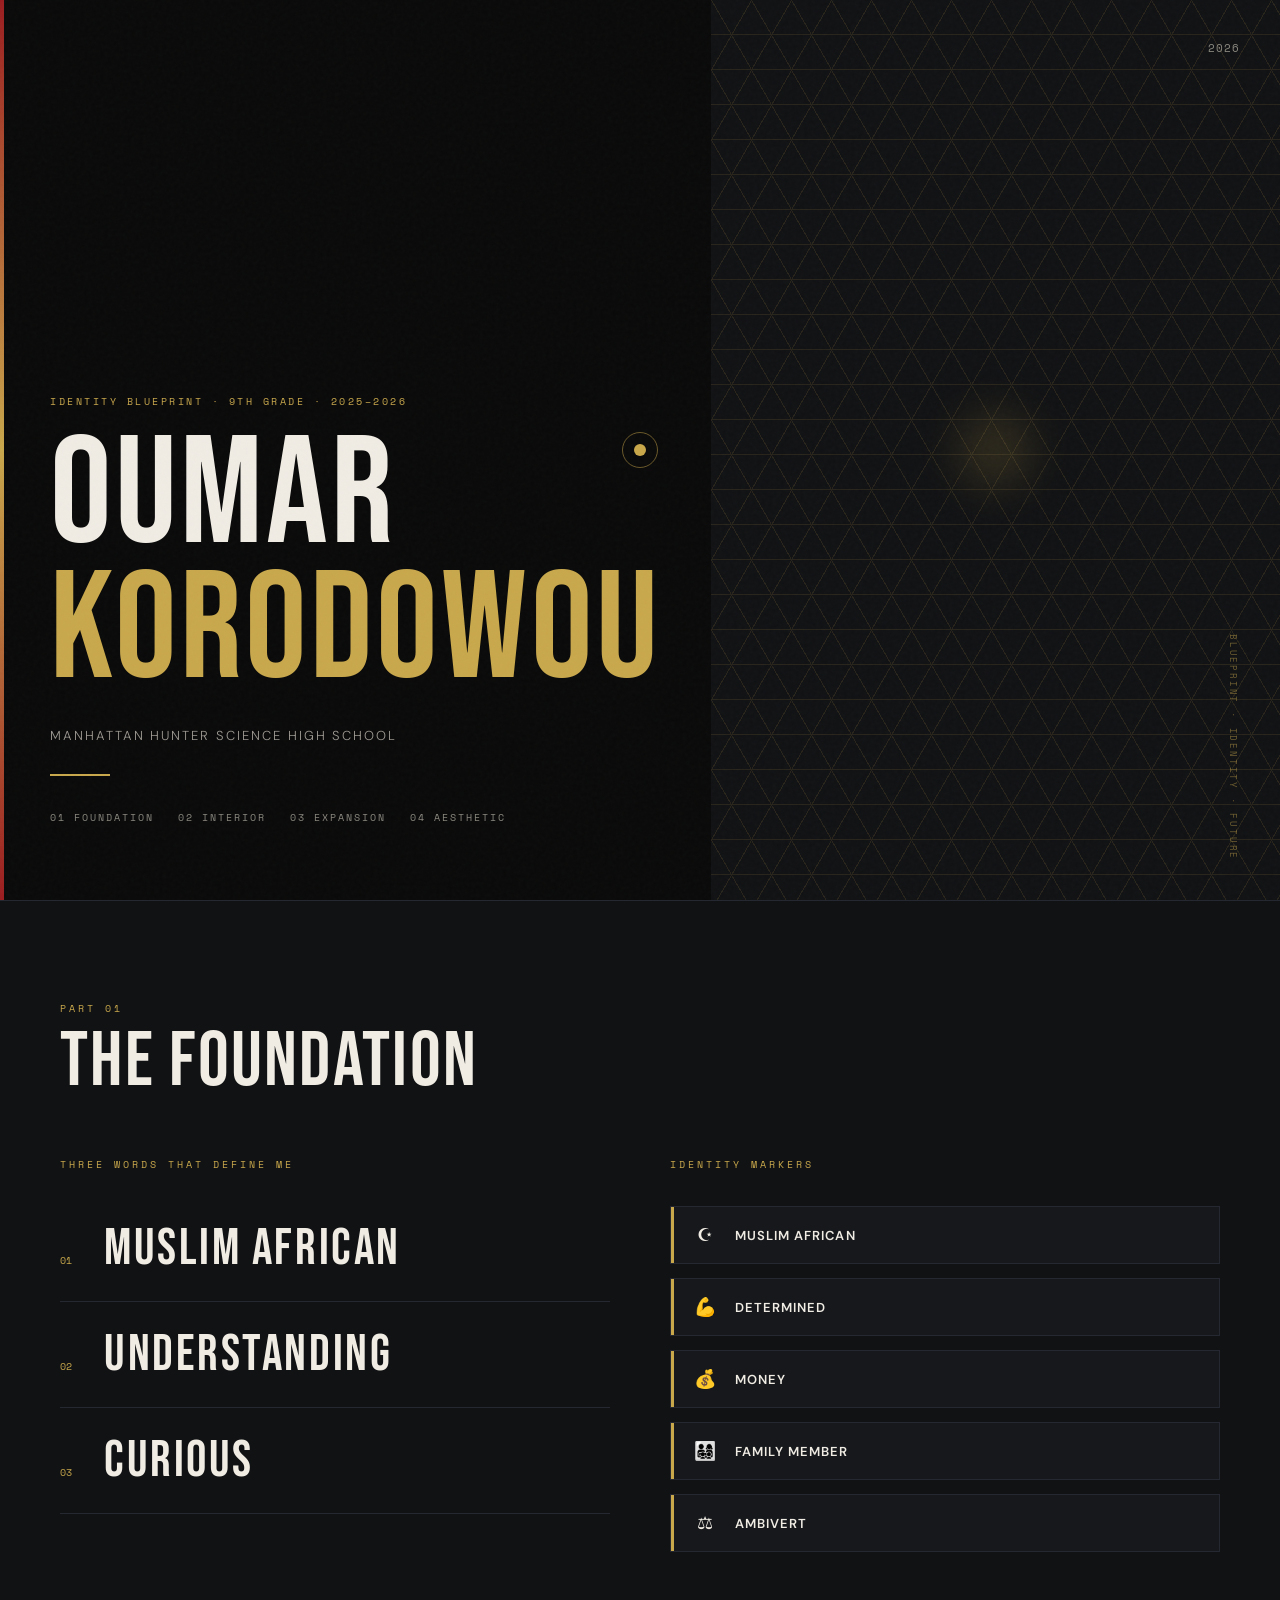
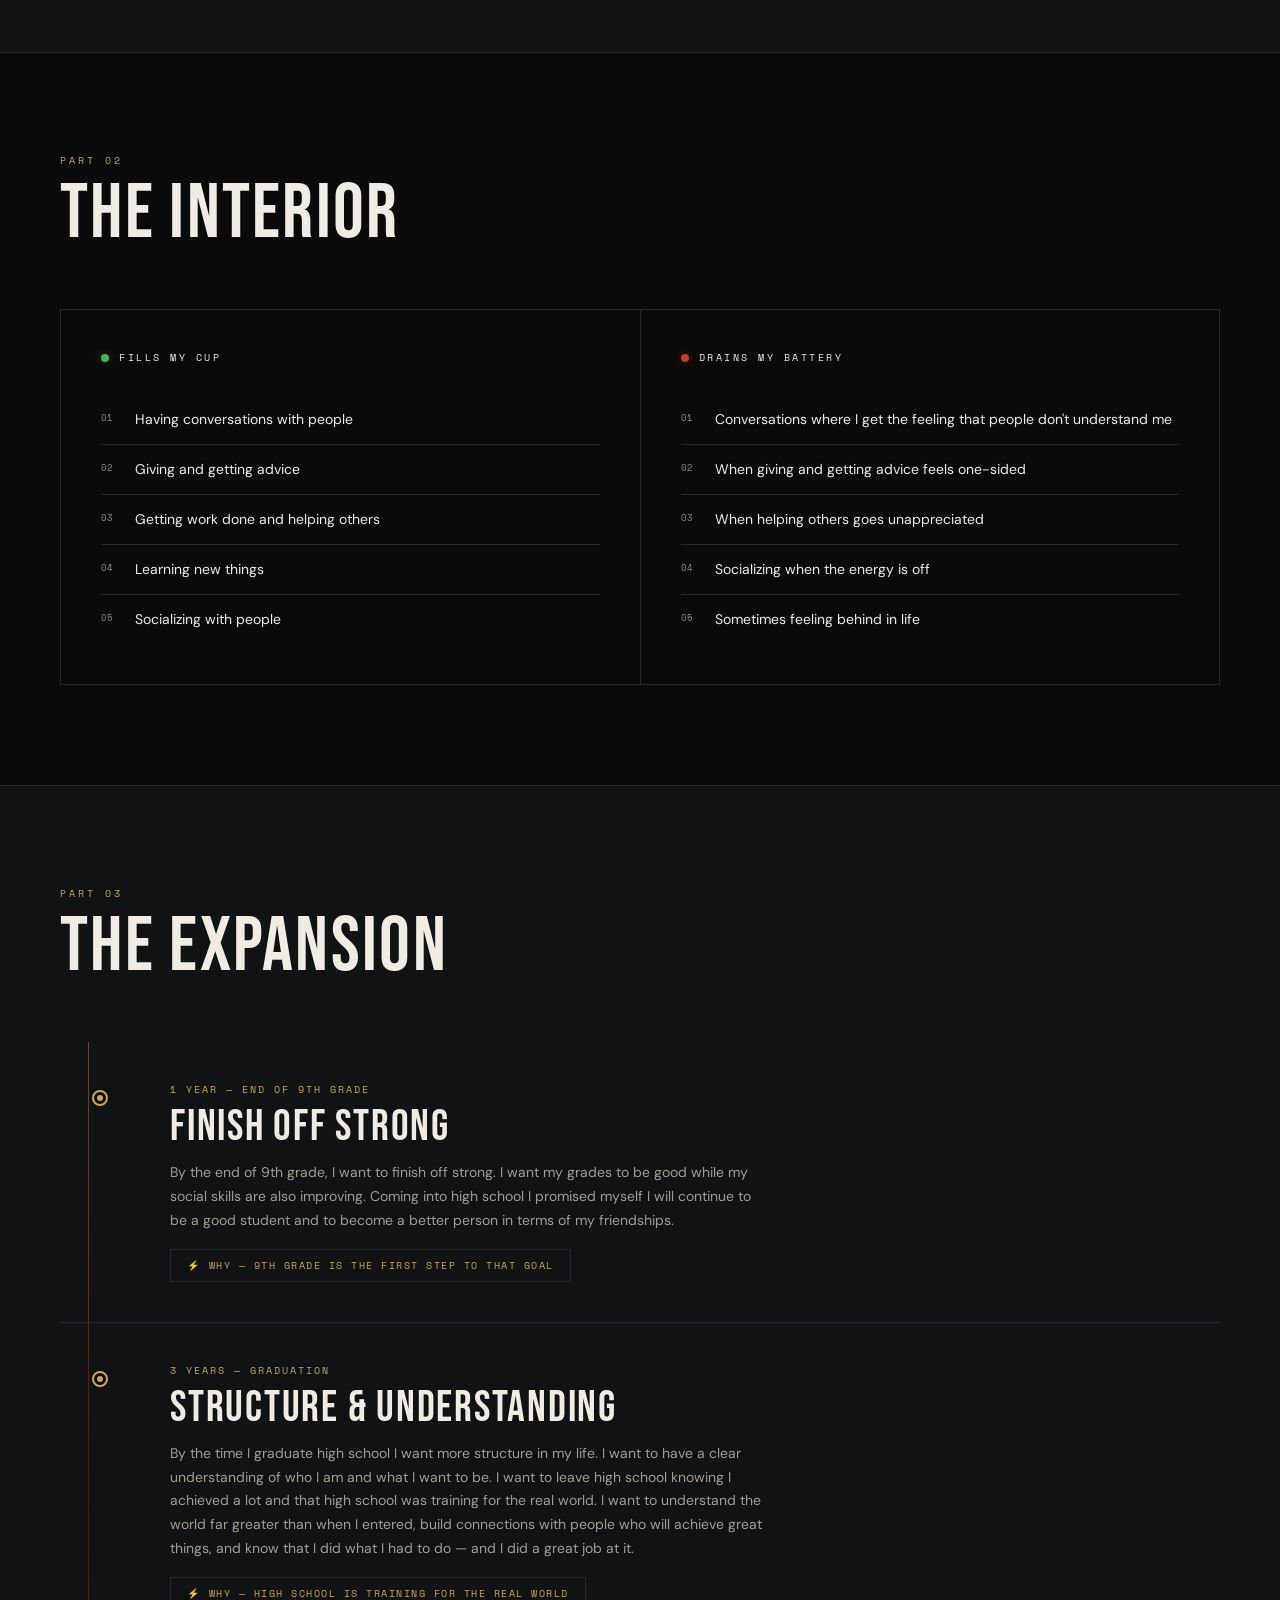
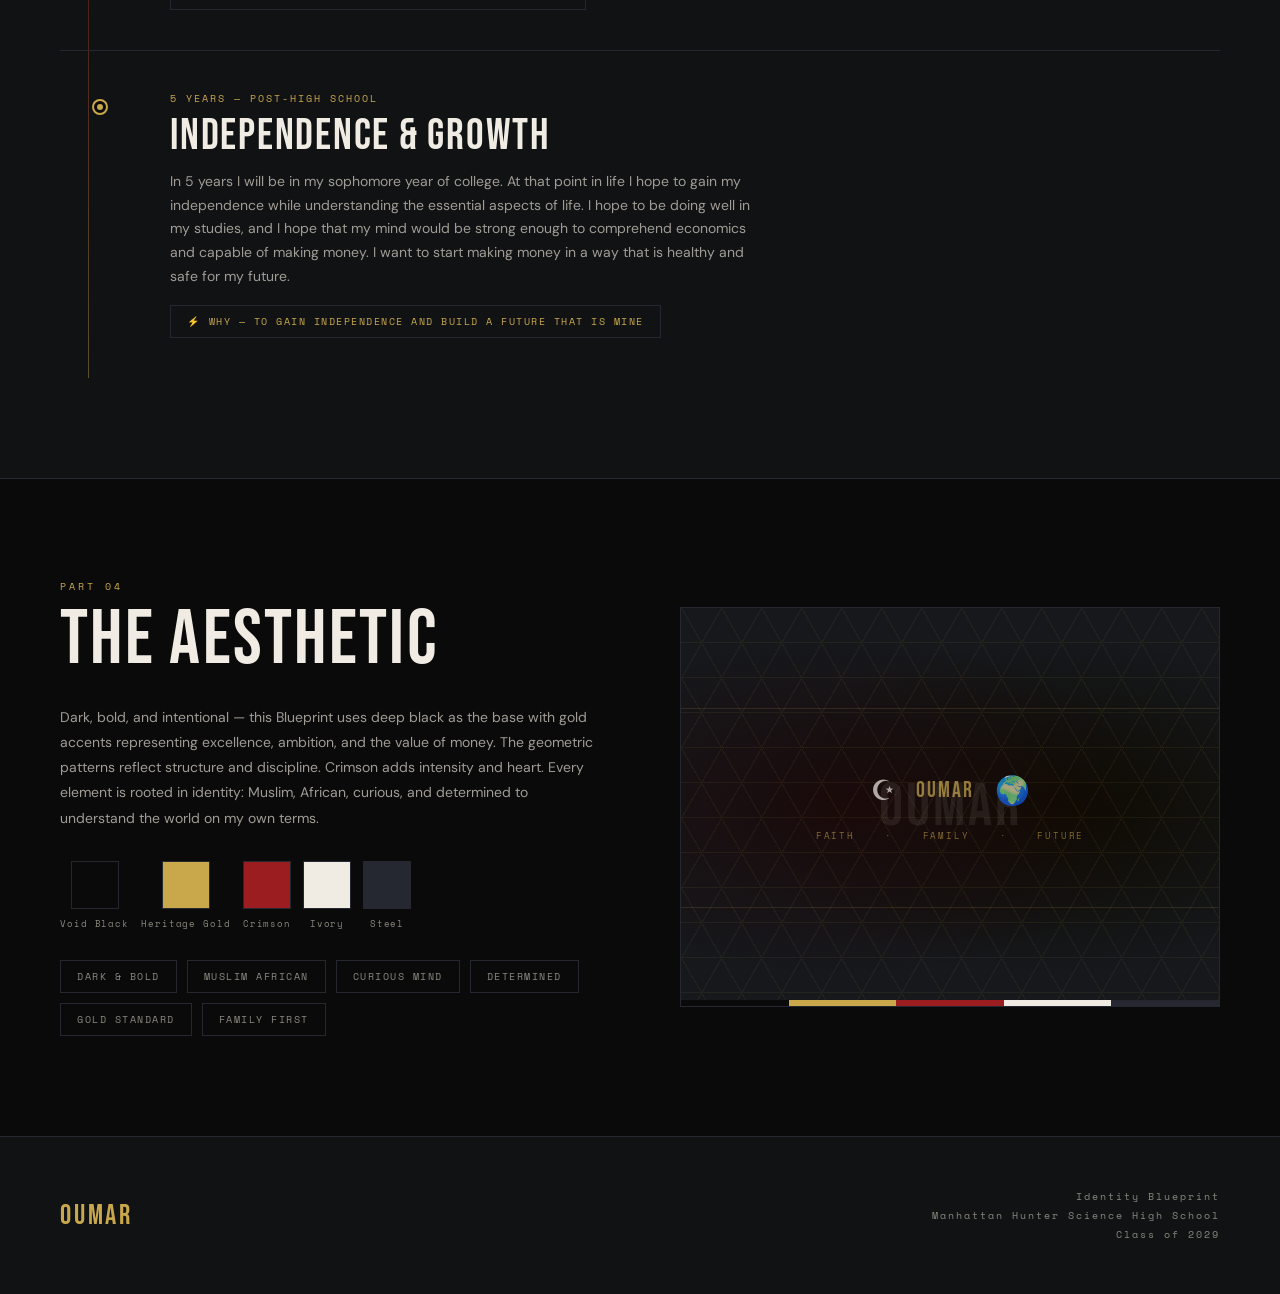
<file: index.html>
<!DOCTYPE html>
<html lang="en">
<head>
<meta charset="UTF-8">
<meta name="description" content="Oumar Korodowou’s identity blueprint: a visual reflection on culture, character, growth, and future direction.">
<meta name="theme-color" content="#0b0b0d">
<meta name="viewport" content="width=device-width, initial-scale=1.0">
<title>Oumar Korodowou — Identity Blueprint</title>
<meta name="description" content="Identity Blueprint — a 9th-grade advisory project by Oumar Korodowou at Manhattan Hunter Science High School: the words, values, and one-, three-, and five-year goals that define where he's headed.">
<meta name="author" content="Oumar Korodowou">
<meta name="theme-color" content="#0a0a0a">
<link rel="canonical" href="https://oumark24.github.io/Oumar-Identity-Project/">
<link rel="icon" href="favicon.svg" type="image/svg+xml">

<meta property="og:type" content="website">
<meta property="og:title" content="Oumar Korodowou — Identity Blueprint">
<meta property="og:description" content="A 9th-grade advisory project: three words, five identity markers, and one-, three-, and five-year goals.">
<meta property="og:url" content="https://oumark24.github.io/Oumar-Identity-Project/">
<meta name="twitter:card" content="summary">
<meta name="twitter:title" content="Oumar Korodowou — Identity Blueprint">
<meta name="twitter:description" content="A 9th-grade advisory project: three words, five identity markers, and one-, three-, and five-year goals.">

<link rel="preconnect" href="https://fonts.googleapis.com">
<link rel="preconnect" href="https://fonts.gstatic.com" crossorigin>
<link href="https://fonts.googleapis.com/css2?family=Bebas+Neue&family=DM+Sans:ital,wght@0,300;0,400;0,600;1,300&family=Space+Mono:wght@400;700&display=swap" rel="stylesheet">
<link rel="stylesheet" href="styles.css">
</head>
<body>

<a class="skip-link" href="#foundation">Skip to content</a>

<div class="cursor" id="cursor" aria-hidden="true"></div>
<div class="cursor-ring" id="cursorRing" aria-hidden="true"></div>

<header class="hero">
  <div class="accent-bar" aria-hidden="true"></div>

  <div class="hero-left">
    <p class="hero-tag">Identity Blueprint · 9th Grade · 2025–2026</p>
    <h1 class="hero-name">Oumar <span>Korodowou</span></h1>
    <p class="hero-sub">Manhattan Hunter Science High School</p>
    <div class="hero-divider" aria-hidden="true"></div>

    <nav class="hero-nav" aria-label="Sections">
      <a href="#foundation">01 Foundation</a>
      <a href="#interior">02 Interior</a>
      <a href="#expansion">03 Expansion</a>
      <a href="#aesthetic">04 Aesthetic</a>
    </nav>
  </div>

  <div class="hero-right" aria-hidden="true">
    <div class="hero-graphic">
      <div class="hex-grid"></div>
      <div class="hero-circle"></div>
      <div class="hero-circle"></div>
      <div class="hero-circle"></div>
      <div class="hero-center-dot"></div>
    </div>
    <p class="hero-year">2026</p>
    <p class="hero-identity-tag">BLUEPRINT · IDENTITY · FUTURE</p>
  </div>
</header>

<main>

<section class="foundation" id="foundation" aria-labelledby="foundation-title">
  <p class="section-label">Part 01</p>
  <h2 class="section-title" id="foundation-title">The Foundation</h2>

  <div class="foundation-grid">
    <div>
      <h3 class="section-label sub-label">Three Words That Define Me</h3>
      <ol class="three-words">
        <li class="word-item">
          <span class="word-num">01</span>
          <span class="word-text">Muslim African</span>
        </li>
        <li class="word-item">
          <span class="word-num">02</span>
          <span class="word-text">Understanding</span>
        </li>
        <li class="word-item">
          <span class="word-num">03</span>
          <span class="word-text">Curious</span>
        </li>
      </ol>
    </div>

    <div>
      <h3 class="section-label sub-label">Identity Markers</h3>
      <ul class="identity-markers">
        <li class="marker">
          <span class="marker-icon" aria-hidden="true">☪️</span>
          <span class="marker-label">Muslim African</span>
        </li>
        <li class="marker">
          <span class="marker-icon" aria-hidden="true">💪</span>
          <span class="marker-label">Determined</span>
        </li>
        <li class="marker">
          <span class="marker-icon" aria-hidden="true">💰</span>
          <span class="marker-label">Money</span>
        </li>
        <li class="marker">
          <span class="marker-icon" aria-hidden="true">👨‍👩‍👧‍👦</span>
          <span class="marker-label">Family Member</span>
        </li>
        <li class="marker">
          <span class="marker-icon" aria-hidden="true">⚖️</span>
          <span class="marker-label">Ambivert</span>
        </li>
      </ul>
    </div>
  </div>
</section>

<section class="interior" id="interior" aria-labelledby="interior-title">
  <p class="section-label">Part 02</p>
  <h2 class="section-title" id="interior-title">The Interior</h2>

  <div class="interior-grid">
    <div class="interior-col">
      <h3 class="interior-col-title">
        <span class="col-dot green" aria-hidden="true"></span>
        Fills My Cup
      </h3>
      <ol class="interior-list">
        <li class="list-item"><span class="list-num">01</span><span class="list-text">Having conversations with people</span></li>
        <li class="list-item"><span class="list-num">02</span><span class="list-text">Giving and getting advice</span></li>
        <li class="list-item"><span class="list-num">03</span><span class="list-text">Getting work done and helping others</span></li>
        <li class="list-item"><span class="list-num">04</span><span class="list-text">Learning new things</span></li>
        <li class="list-item"><span class="list-num">05</span><span class="list-text">Socializing with people</span></li>
      </ol>
    </div>

    <div class="interior-col">
      <h3 class="interior-col-title">
        <span class="col-dot red" aria-hidden="true"></span>
        Drains My Battery
      </h3>
      <ol class="interior-list">
        <li class="list-item"><span class="list-num">01</span><span class="list-text">Conversations where I get the feeling that people don't understand me</span></li>
        <li class="list-item"><span class="list-num">02</span><span class="list-text">When giving and getting advice feels one-sided</span></li>
        <li class="list-item"><span class="list-num">03</span><span class="list-text">When helping others goes unappreciated</span></li>
        <li class="list-item"><span class="list-num">04</span><span class="list-text">Socializing when the energy is off</span></li>
        <li class="list-item"><span class="list-num">05</span><span class="list-text">Sometimes feeling behind in life</span></li>
      </ol>
    </div>
  </div>
</section>

<section class="expansion" id="expansion" aria-labelledby="expansion-title">
  <p class="section-label">Part 03</p>
  <h2 class="section-title" id="expansion-title">The Expansion</h2>

  <ol class="timeline">
    <li class="timeline-item">
      <div class="timeline-dot-wrap" aria-hidden="true"><div class="timeline-dot"></div></div>
      <div class="timeline-content">
        <p class="timeline-year">1 Year — End of 9th Grade</p>
        <h3 class="timeline-heading">Finish Off Strong</h3>
        <p class="timeline-desc">
          By the end of 9th grade, I want to finish off strong. I want my grades to be good while my social skills are also improving. Coming into high school I promised myself I will continue to be a good student and to become a better person in terms of my friendships.
        </p>
        <p class="timeline-why"><span aria-hidden="true">⚡</span> Why — 9th grade is the first step to that goal</p>
      </div>
    </li>

    <li class="timeline-item">
      <div class="timeline-dot-wrap" aria-hidden="true"><div class="timeline-dot"></div></div>
      <div class="timeline-content">
        <p class="timeline-year">3 Years — Graduation</p>
        <h3 class="timeline-heading">Structure &amp; Understanding</h3>
        <p class="timeline-desc">
          By the time I graduate high school I want more structure in my life. I want to have a clear understanding of who I am and what I want to be. I want to leave high school knowing I achieved a lot and that high school was training for the real world. I want to understand the world far greater than when I entered, build connections with people who will achieve great things, and know that I did what I had to do — and I did a great job at it.
        </p>
        <p class="timeline-why"><span aria-hidden="true">⚡</span> Why — High school is training for the real world</p>
      </div>
    </li>

    <li class="timeline-item">
      <div class="timeline-dot-wrap" aria-hidden="true"><div class="timeline-dot"></div></div>
      <div class="timeline-content">
        <p class="timeline-year">5 Years — Post-High School</p>
        <h3 class="timeline-heading">Independence &amp; Growth</h3>
        <p class="timeline-desc">
          In 5 years I will be in my sophomore year of college. At that point in life I hope to gain my independence while understanding the essential aspects of life. I hope to be doing well in my studies, and I hope that my mind would be strong enough to comprehend economics and capable of making money. I want to start making money in a way that is healthy and safe for my future.
        </p>
        <p class="timeline-why"><span aria-hidden="true">⚡</span> Why — To gain independence and build a future that is mine</p>
      </div>
    </li>
  </ol>
</section>

<section class="aesthetic" id="aesthetic" aria-labelledby="aesthetic-title">
  <div class="aesthetic-info">
    <p class="section-label">Part 04</p>
    <h2 class="section-title tight" id="aesthetic-title">The Aesthetic</h2>

    <p class="ae-desc">
      Dark, bold, and intentional — this Blueprint uses deep black as the base with gold accents representing excellence, ambition, and the value of money. The geometric patterns reflect structure and discipline. Crimson adds intensity and heart. Every element is rooted in identity: Muslim, African, curious, and determined to understand the world on my own terms.
    </p>

    <ul class="palette">
      <li class="palette-swatch">
        <span class="swatch-color" style="background:#0a0a0a"></span>
        <span class="swatch-name">Void Black</span>
      </li>
      <li class="palette-swatch">
        <span class="swatch-color" style="background:#c9a84c"></span>
        <span class="swatch-name">Heritage Gold</span>
      </li>
      <li class="palette-swatch">
        <span class="swatch-color" style="background:#9b1d20"></span>
        <span class="swatch-name">Crimson</span>
      </li>
      <li class="palette-swatch">
        <span class="swatch-color" style="background:#f0ece4"></span>
        <span class="swatch-name">Ivory</span>
      </li>
      <li class="palette-swatch">
        <span class="swatch-color" style="background:#252830"></span>
        <span class="swatch-name">Steel</span>
      </li>
    </ul>

    <ul class="aesthetic-tags">
      <li class="ae-tag">Dark &amp; Bold</li>
      <li class="ae-tag">Muslim African</li>
      <li class="ae-tag">Curious Mind</li>
      <li class="ae-tag">Determined</li>
      <li class="ae-tag">Gold Standard</li>
      <li class="ae-tag">Family First</li>
    </ul>
  </div>

  <div class="aesthetic-visual" aria-hidden="true">
    <div class="ae-bg"></div>
    <div class="hex-grid faint"></div>
    <div class="ae-label"><div class="ae-label-main">OUMAR</div></div>
    <div class="ae-symbols">
      <div class="ae-sym-row">
        <span class="ae-sym">☪️</span>
        <span class="ae-sym ae-sym-name">OUMAR</span>
        <span class="ae-sym">🌍</span>
      </div>
      <div class="ae-sym-row ae-sym-words">
        <span>FAITH</span><span>·</span><span>FAMILY</span><span>·</span><span>FUTURE</span>
      </div>
    </div>
    <div class="ae-colors">
      <span style="background:#0a0a0a"></span>
      <span style="background:#c9a84c"></span>
      <span style="background:#9b1d20"></span>
      <span style="background:#f0ece4"></span>
      <span style="background:#252830"></span>
    </div>
    <div class="ae-stripe" style="top:25%"></div>
    <div class="ae-stripe" style="top:75%"></div>
  </div>
</section>

</main>

<footer>
  <p class="footer-name">OUMAR</p>
  <p class="footer-meta">
    Identity Blueprint<br>
    Manhattan Hunter Science High School<br>
    Class of 2029
  </p>
</footer>

<script src="script.js"></script>
</body>
</html>
</file>
<file: styles.css>
*, *::before, *::after { box-sizing: border-box; margin: 0; padding: 0; }

:root {
  --black: #0a0a0a;
  --deep: #111214;
  --surface: #16181c;
  --border: #252830;
  --gold: #c9a84c;
  --crimson: #9b1d20;
  --red: #c0392b;
  --white: #f0ece4;
  --muted: #8a887f;
  --dim: #a09c95;
  --font-display: 'Bebas Neue', Impact, sans-serif;
  --font-body: 'DM Sans', system-ui, sans-serif;
  --font-mono: 'Space Mono', ui-monospace, monospace;
}

html { scroll-behavior: smooth; }

body {
  background-color: var(--black);
  color: var(--white);
  font-family: var(--font-body);
  overflow-x: hidden;
}

ul, ol { list-style: none; }

/* Custom cursor: only enabled from script.js on fine-pointer devices. */
.cursor, .cursor-ring { display: none; position: fixed; pointer-events: none; }

body.custom-cursor { cursor: none; }
body.custom-cursor .cursor,
body.custom-cursor .cursor-ring { display: block; }

.cursor {
  width: 12px; height: 12px;
  background: var(--gold);
  border-radius: 50%;
  z-index: 9999;
  transform: translate(-50%, -50%);
}
.cursor-ring {
  width: 36px; height: 36px;
  border: 1px solid var(--gold);
  border-radius: 50%;
  z-index: 9998;
  transform: translate(-50%, -50%);
  opacity: 0.5;
  transition: transform 0.35s ease;
}

.skip-link {
  position: absolute;
  left: -9999px;
  top: 0;
  z-index: 10000;
  padding: 12px 20px;
  background: var(--gold);
  color: var(--black);
  font-family: var(--font-mono);
  font-size: 12px;
  letter-spacing: 0.1em;
  text-transform: uppercase;
  text-decoration: none;
}
.skip-link:focus { left: 0; }

:focus-visible { outline: 2px solid var(--gold); outline-offset: 3px; }

/* Noise overlay */
body::after {
  content: '';
  position: fixed;
  inset: 0;
  background-image: url("data:image/svg+xml,%3Csvg viewBox='0 0 256 256' xmlns='http://www.w3.org/2000/svg'%3E%3Cfilter id='noise'%3E%3CfeTurbulence type='fractalNoise' baseFrequency='0.9' numOctaves='4' stitchTiles='stitch'/%3E%3C/filter%3E%3Crect width='100%25' height='100%25' filter='url(%23noise)' opacity='1'/%3E%3C/svg%3E");
  opacity: 0.025;
  pointer-events: none;
  z-index: 9997;
}

/* ── HERO ── */
.hero {
  position: relative;
  min-height: 100vh;
  display: grid;
  grid-template-columns: 1fr 1fr;
  overflow: hidden;
}

.hero-left {
  display: flex;
  flex-direction: column;
  justify-content: flex-end;
  padding: 60px 50px 70px;
  position: relative;
  z-index: 2;
}

.hero-tag {
  font-family: var(--font-mono);
  font-size: 10px;
  letter-spacing: 0.25em;
  color: var(--gold);
  text-transform: uppercase;
  margin-bottom: 20px;
  animation: fadeUp 0.8s 0.2s both;
}

.hero-name {
  font-family: var(--font-display);
  font-size: clamp(72px, 12vw, 160px);
  font-weight: 400;
  line-height: 0.88;
  letter-spacing: 0.02em;
  color: var(--white);
  animation: fadeUp 0.9s 0.4s both;
}

.hero-name span {
  color: var(--gold);
  display: block;
}

.hero-sub {
  font-size: 13px;
  font-weight: 300;
  color: var(--dim);
  letter-spacing: 0.15em;
  text-transform: uppercase;
  margin-top: 28px;
  animation: fadeUp 0.9s 0.6s both;
}

.hero-divider {
  width: 60px;
  height: 2px;
  background: var(--gold);
  margin-top: 30px;
  animation: expandLine 0.8s 0.8s both;
}

.hero-nav {
  display: flex;
  flex-wrap: wrap;
  gap: 10px 24px;
  margin-top: 34px;
  animation: fadeUp 0.9s 1s both;
}

.hero-nav a {
  font-family: var(--font-mono);
  font-size: 10px;
  letter-spacing: 0.2em;
  text-transform: uppercase;
  color: var(--muted);
  text-decoration: none;
  padding-bottom: 4px;
  border-bottom: 1px solid transparent;
  transition: color 0.2s, border-color 0.2s;
}
.hero-nav a:hover, .hero-nav a:focus-visible { color: var(--gold); border-bottom-color: var(--gold); }

/* Hero right — abstract graphic */
.hero-right { position: relative; overflow: hidden; }

.hero-graphic { position: absolute; inset: 0; background: var(--deep); }

.hex-grid {
  position: absolute;
  inset: 0;
  opacity: 0.12;
  background-image:
    repeating-linear-gradient(60deg, var(--gold) 0, var(--gold) 1px, transparent 0, transparent 50%),
    repeating-linear-gradient(120deg, var(--gold) 0, var(--gold) 1px, transparent 0, transparent 50%),
    repeating-linear-gradient(0deg, var(--gold) 0, var(--gold) 1px, transparent 0, transparent 50%);
  background-size: 40px 70px;
}
.hex-grid.faint { opacity: 0.08; }

.hero-circle {
  position: absolute;
  top: 50%; left: 50%;
  border-radius: 50%;
  border: 1px solid var(--gold);
  opacity: 0;
  animation: pulse 4s ease-in-out infinite;
}
.hero-circle:nth-of-type(1) { width: 500px; height: 500px; animation-delay: 0s; }
.hero-circle:nth-of-type(2) { width: 350px; height: 350px; animation-delay: 0.6s; }
.hero-circle:nth-of-type(3) { width: 200px; height: 200px; animation-delay: 1.2s; }

.hero-center-dot {
  position: absolute;
  top: 50%; left: 50%;
  transform: translate(-50%, -50%);
  width: 80px; height: 80px;
  background: var(--gold);
  border-radius: 50%;
  opacity: 0.15;
  filter: blur(20px);
}

.hero-identity-tag {
  position: absolute;
  bottom: 40px;
  right: 40px;
  font-family: var(--font-mono);
  font-size: 9px;
  letter-spacing: 0.2em;
  color: var(--gold);
  opacity: 0.5;
  writing-mode: vertical-rl;
}

.hero-year {
  position: absolute;
  top: 40px;
  right: 40px;
  font-family: var(--font-mono);
  font-size: 11px;
  color: var(--muted);
  letter-spacing: 0.1em;
}

.accent-bar {
  position: absolute;
  left: 0;
  top: 0;
  width: 4px;
  height: 100%;
  background: linear-gradient(to bottom, var(--crimson), var(--gold), var(--crimson));
}

/* ── SECTION BASE ── */
section {
  padding: 100px 60px;
  border-top: 1px solid var(--border);
  position: relative;
  scroll-margin-top: 20px;
}

.section-label {
  font-family: var(--font-mono);
  font-size: 10px;
  font-weight: 400;
  letter-spacing: 0.3em;
  color: var(--gold);
  text-transform: uppercase;
  margin-bottom: 12px;
}
.sub-label { margin-bottom: 24px; }

.section-title {
  font-family: var(--font-display);
  font-weight: 400;
  font-size: clamp(42px, 6vw, 80px);
  line-height: 0.9;
  letter-spacing: 0.03em;
  margin-bottom: 60px;
}
.section-title.tight { margin-bottom: 30px; }

/* ── PART 1: FOUNDATION ── */
.foundation { background: var(--deep); }

.foundation-grid {
  display: grid;
  grid-template-columns: 1fr 1fr;
  gap: 60px;
  align-items: start;
}

.word-item {
  display: flex;
  align-items: baseline;
  gap: 20px;
  padding: 22px 0;
  border-bottom: 1px solid var(--border);
  opacity: 0;
  transform: translateX(-30px);
  transition: opacity 0.6s, transform 0.6s;
}
.word-item.visible { opacity: 1; transform: translateX(0); }

.word-num {
  font-family: var(--font-mono);
  font-size: 10px;
  color: var(--gold);
  min-width: 24px;
}

.word-text {
  font-family: var(--font-display);
  font-size: clamp(32px, 4vw, 52px);
  letter-spacing: 0.05em;
  text-transform: uppercase;
  color: var(--white);
}

.identity-markers {
  display: flex;
  flex-direction: column;
  gap: 14px;
  padding-top: 10px;
}

.marker {
  display: flex;
  align-items: center;
  gap: 16px;
  padding: 16px 20px;
  border: 1px solid var(--border);
  background: var(--surface);
  position: relative;
  overflow: hidden;
  opacity: 0;
  transform: translateX(30px);
  transition: opacity 0.6s, transform 0.6s, background 0.2s, border-color 0.2s;
}
.marker.visible { opacity: 1; transform: translateX(0); }
.marker::before {
  content: '';
  position: absolute;
  left: 0; top: 0; bottom: 0;
  width: 3px;
  background: var(--gold);
}
.marker:hover { background: #1e2026; border-color: var(--gold); }

.marker-icon { font-size: 18px; width: 28px; text-align: center; }

.marker-label {
  font-size: 13px;
  font-weight: 600;
  letter-spacing: 0.08em;
  text-transform: uppercase;
}

/* ── PART 2: INTERIOR ── */
.interior { background: var(--black); }

.interior-grid {
  display: grid;
  grid-template-columns: 1fr 1fr;
  gap: 1px;
  background: var(--border);
  border: 1px solid var(--border);
}

.interior-col { background: var(--black); padding: 40px; }

.interior-col-title {
  font-family: var(--font-mono);
  font-size: 10px;
  font-weight: 400;
  letter-spacing: 0.25em;
  text-transform: uppercase;
  margin-bottom: 30px;
  display: flex;
  align-items: center;
  gap: 10px;
}
.col-dot {
  width: 8px; height: 8px;
  border-radius: 50%;
  display: inline-block;
  flex-shrink: 0;
}
.col-dot.green { background: #4caf50; box-shadow: 0 0 8px #4caf5066; }
.col-dot.red { background: var(--red); box-shadow: 0 0 8px #c0392b66; }

.list-item {
  display: flex;
  align-items: flex-start;
  gap: 14px;
  padding: 14px 0;
  border-bottom: 1px solid var(--border);
  opacity: 0;
  transform: translateY(10px);
  transition: opacity 0.5s, transform 0.5s;
}
.list-item.visible { opacity: 1; transform: translateY(0); }
.list-item:last-child { border-bottom: none; }

.list-num {
  font-family: var(--font-mono);
  font-size: 9px;
  color: var(--muted);
  padding-top: 2px;
  min-width: 20px;
}

.list-text { font-size: 14px; line-height: 1.5; color: var(--white); }

/* ── PART 3: EXPANSION ── */
.expansion { background: var(--deep); overflow: hidden; }

.timeline { position: relative; }

.timeline::before {
  content: '';
  position: absolute;
  left: 28px;
  top: 0; bottom: 0;
  width: 1px;
  background: linear-gradient(to bottom, var(--gold), var(--crimson), var(--gold));
  opacity: 0.4;
}

.timeline-item {
  display: grid;
  grid-template-columns: 80px 1fr;
  gap: 30px;
  padding: 40px 0;
  border-bottom: 1px solid var(--border);
  opacity: 0;
  transform: translateY(20px);
  transition: opacity 0.7s, transform 0.7s;
}
.timeline-item.visible { opacity: 1; transform: translateY(0); }
.timeline-item:last-child { border-bottom: none; }

.timeline-dot-wrap {
  display: flex;
  justify-content: center;
  align-items: flex-start;
  padding-top: 8px;
}

.timeline-dot {
  width: 16px; height: 16px;
  border-radius: 50%;
  border: 2px solid var(--gold);
  background: var(--black);
  position: relative;
  z-index: 1;
  flex-shrink: 0;
}
.timeline-dot::after {
  content: '';
  position: absolute;
  inset: 3px;
  border-radius: 50%;
  background: var(--gold);
}

.timeline-year {
  font-family: var(--font-mono);
  font-size: 10px;
  color: var(--gold);
  letter-spacing: 0.2em;
  text-transform: uppercase;
  margin-bottom: 8px;
}

.timeline-heading {
  font-family: var(--font-display);
  font-weight: 400;
  font-size: clamp(28px, 3.5vw, 44px);
  letter-spacing: 0.04em;
  margin-bottom: 12px;
  line-height: 1;
}

.timeline-desc {
  font-size: 14px;
  line-height: 1.7;
  color: var(--dim);
  max-width: 600px;
}

.timeline-why {
  display: inline-flex;
  align-items: center;
  gap: 8px;
  margin-top: 16px;
  padding: 8px 16px;
  border: 1px solid var(--border);
  font-family: var(--font-mono);
  font-size: 10px;
  color: var(--gold);
  letter-spacing: 0.15em;
  text-transform: uppercase;
}

/* ── PART 4: AESTHETIC ── */
.aesthetic {
  background: var(--black);
  display: grid;
  grid-template-columns: 1fr 1fr;
  gap: 80px;
  align-items: center;
}

.aesthetic-visual {
  position: relative;
  height: 400px;
  border: 1px solid var(--border);
  overflow: hidden;
  background: var(--surface);
}

.ae-bg {
  position: absolute;
  inset: 0;
  background: radial-gradient(ellipse at 30% 50%, #1a0a0a 0%, transparent 60%),
              radial-gradient(ellipse at 70% 50%, #0d0a00 0%, transparent 60%);
}

.ae-stripe {
  position: absolute;
  left: 0; right: 0;
  height: 1px;
  background: var(--gold);
  opacity: 0.15;
}

.ae-colors {
  position: absolute;
  bottom: 0; left: 0; right: 0;
  height: 6px;
  display: flex;
}
.ae-colors span { flex: 1; }

.ae-label {
  position: absolute;
  top: 50%; left: 50%;
  transform: translate(-50%, -50%);
  text-align: center;
}

.ae-label-main {
  font-family: var(--font-display);
  font-size: 60px;
  line-height: 1;
  letter-spacing: 0.05em;
  color: var(--white);
  opacity: 0.08;
}

.ae-symbols {
  position: absolute;
  inset: 0;
  display: flex;
  align-items: center;
  justify-content: center;
  flex-direction: column;
  gap: 10px;
}

.ae-sym-row { display: flex; gap: 20px; align-items: center; }

.ae-sym {
  font-size: 28px;
  opacity: 0.7;
  animation: float 3s ease-in-out infinite;
}
.ae-sym:nth-child(2) { animation-delay: 0.5s; }
.ae-sym:nth-child(3) { animation-delay: 1s; }

.ae-sym-name {
  font-family: var(--font-display);
  font-size: 22px;
  color: var(--gold);
  letter-spacing: 0.1em;
}

.ae-sym-words { gap: 30px; margin-top: 10px; }
.ae-sym-words span {
  font-family: var(--font-mono);
  font-size: 9px;
  color: var(--gold);
  letter-spacing: 0.2em;
  opacity: 0.6;
}

.palette {
  display: flex;
  gap: 12px;
  margin: 30px 0;
  flex-wrap: wrap;
}

.palette-swatch {
  display: flex;
  flex-direction: column;
  align-items: center;
  gap: 8px;
}

.swatch-color { width: 48px; height: 48px; border: 1px solid var(--border); }

.swatch-name {
  font-family: var(--font-mono);
  font-size: 9px;
  color: var(--muted);
  letter-spacing: 0.1em;
}

.aesthetic-tags {
  display: flex;
  flex-wrap: wrap;
  gap: 10px;
  margin-top: 24px;
}

.ae-tag {
  padding: 8px 16px;
  border: 1px solid var(--border);
  font-family: var(--font-mono);
  font-size: 10px;
  letter-spacing: 0.15em;
  text-transform: uppercase;
  color: var(--muted);
  transition: border-color 0.2s, color 0.2s;
}
.ae-tag:hover { border-color: var(--gold); color: var(--gold); }

.ae-desc { font-size: 14px; line-height: 1.8; color: var(--dim); }

/* ── FOOTER ── */
footer {
  background: var(--deep);
  border-top: 1px solid var(--border);
  padding: 50px 60px;
  display: flex;
  justify-content: space-between;
  align-items: center;
}

.footer-name {
  font-family: var(--font-display);
  font-size: 28px;
  letter-spacing: 0.1em;
  color: var(--gold);
}

.footer-meta {
  font-family: var(--font-mono);
  font-size: 10px;
  color: var(--muted);
  letter-spacing: 0.2em;
  line-height: 1.9;
  text-align: right;
}

/* ── ANIMATIONS ── */
@keyframes fadeUp {
  from { opacity: 0; transform: translateY(30px); }
  to { opacity: 1; transform: translateY(0); }
}

@keyframes expandLine {
  from { opacity: 0; width: 0; }
  to { opacity: 1; width: 60px; }
}

@keyframes pulse {
  0%, 100% { opacity: 0; transform: translate(-50%, -50%) scale(0.9); }
  50% { opacity: 0.15; transform: translate(-50%, -50%) scale(1); }
}

@keyframes float {
  0%, 100% { transform: translateY(0); }
  50% { transform: translateY(-6px); }
}

/* ── RESPONSIVE ── */
@media (max-width: 900px) {
  .hero { grid-template-columns: 1fr; }
  .hero-left { padding: 80px 24px 50px; }
  .hero-right { min-height: 300px; order: -1; }
  .foundation-grid, .interior-grid, .aesthetic { grid-template-columns: 1fr; }
  .aesthetic { gap: 40px; }
  section { padding: 60px 24px; }
  .interior-col { padding: 28px 20px; }
  .timeline-item { grid-template-columns: 44px 1fr; gap: 16px; }
  .timeline::before { left: 22px; }
  footer { flex-direction: column; gap: 20px; text-align: center; padding: 40px 24px; }
  .footer-meta { text-align: center; }
}

@media (prefers-reduced-motion: reduce) {
  html { scroll-behavior: auto; }
  *, *::before, *::after {
    animation-duration: 0.001ms !important;
    animation-iteration-count: 1 !important;
    transition-duration: 0.001ms !important;
  }
  .hero-circle { opacity: 0.12; }
  .word-item, .marker, .list-item, .timeline-item { opacity: 1; transform: none; }
}

@media print {
  body { background: #fff; color: #111; }
  body::after, .cursor, .cursor-ring, .hero-right, .aesthetic-visual, .hero-nav, .skip-link { display: none; }
  .hero { min-height: auto; grid-template-columns: 1fr; }
  section, .foundation, .interior, .expansion, .aesthetic, footer { background: #fff; page-break-inside: avoid; }
  .hero-name, .section-title, .timeline-heading, .footer-name { color: #111; }
  .list-text, .timeline-desc, .ae-desc, .word-text { color: #222; }
  .word-item, .marker, .list-item, .timeline-item { opacity: 1; transform: none; }
}


/* Responsive polish: keep the blueprint grid legible on smaller screens. */
@media (max-width: 760px) {
  .hero { min-height: auto; padding: 72px 24px 56px; display: block; }
  .hero-left { position: relative; z-index: 2; }
  .hero-right { min-height: 280px; margin-top: 32px; }
  .hero-nav { display: grid; grid-template-columns: 1fr 1fr; gap: 10px 18px; }
  .hero-nav a { font-size: 9px; }
  section { padding: 68px 24px; }
  .foundation-grid { grid-template-columns: 1fr; gap: 42px; }
  .interior-grid, .timeline { grid-template-columns: 1fr; }
  .aesthetic-grid { grid-template-columns: 1fr; }
  .hero-year, .hero-identity-tag { right: 18px; }
}

@media (prefers-reduced-motion: reduce) {
  *, *::before, *::after { scroll-behavior: auto !important; animation-duration: 0.01ms !important; transition-duration: 0.01ms !important; }
}
</file>
